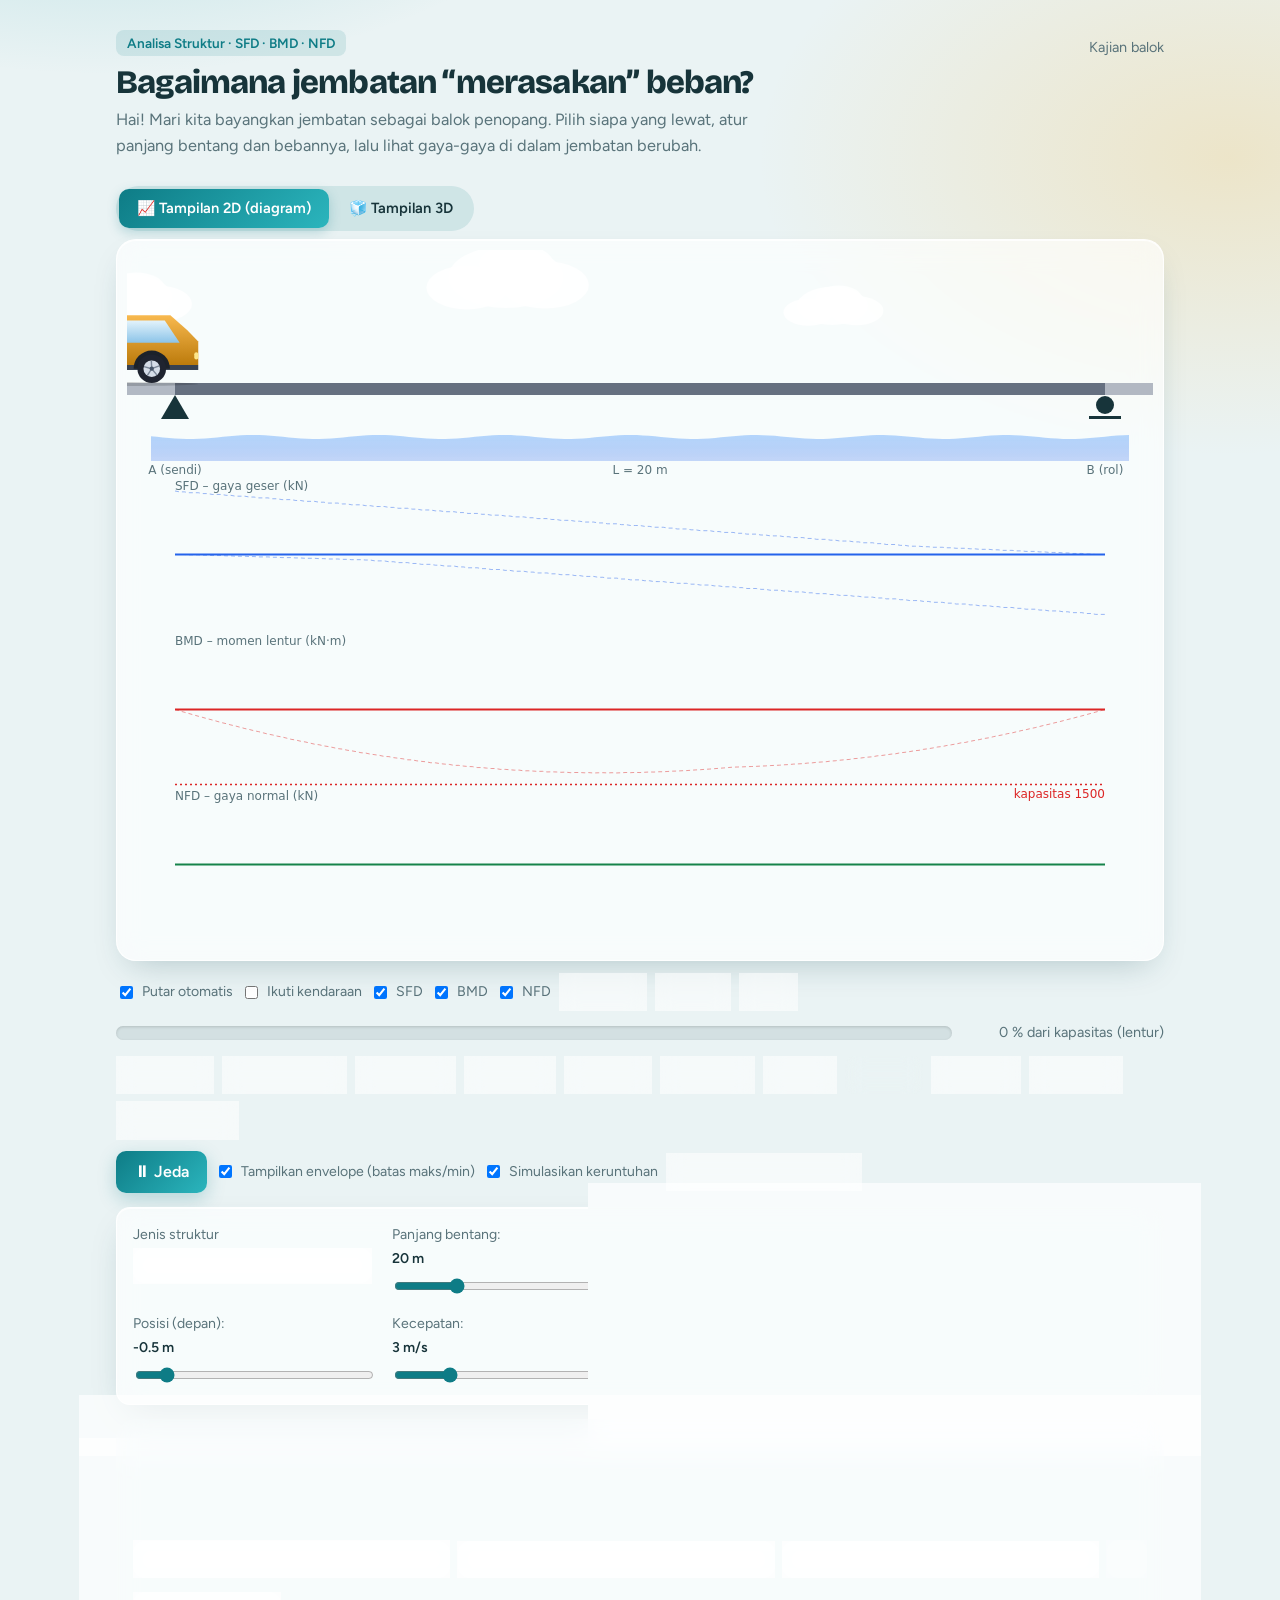
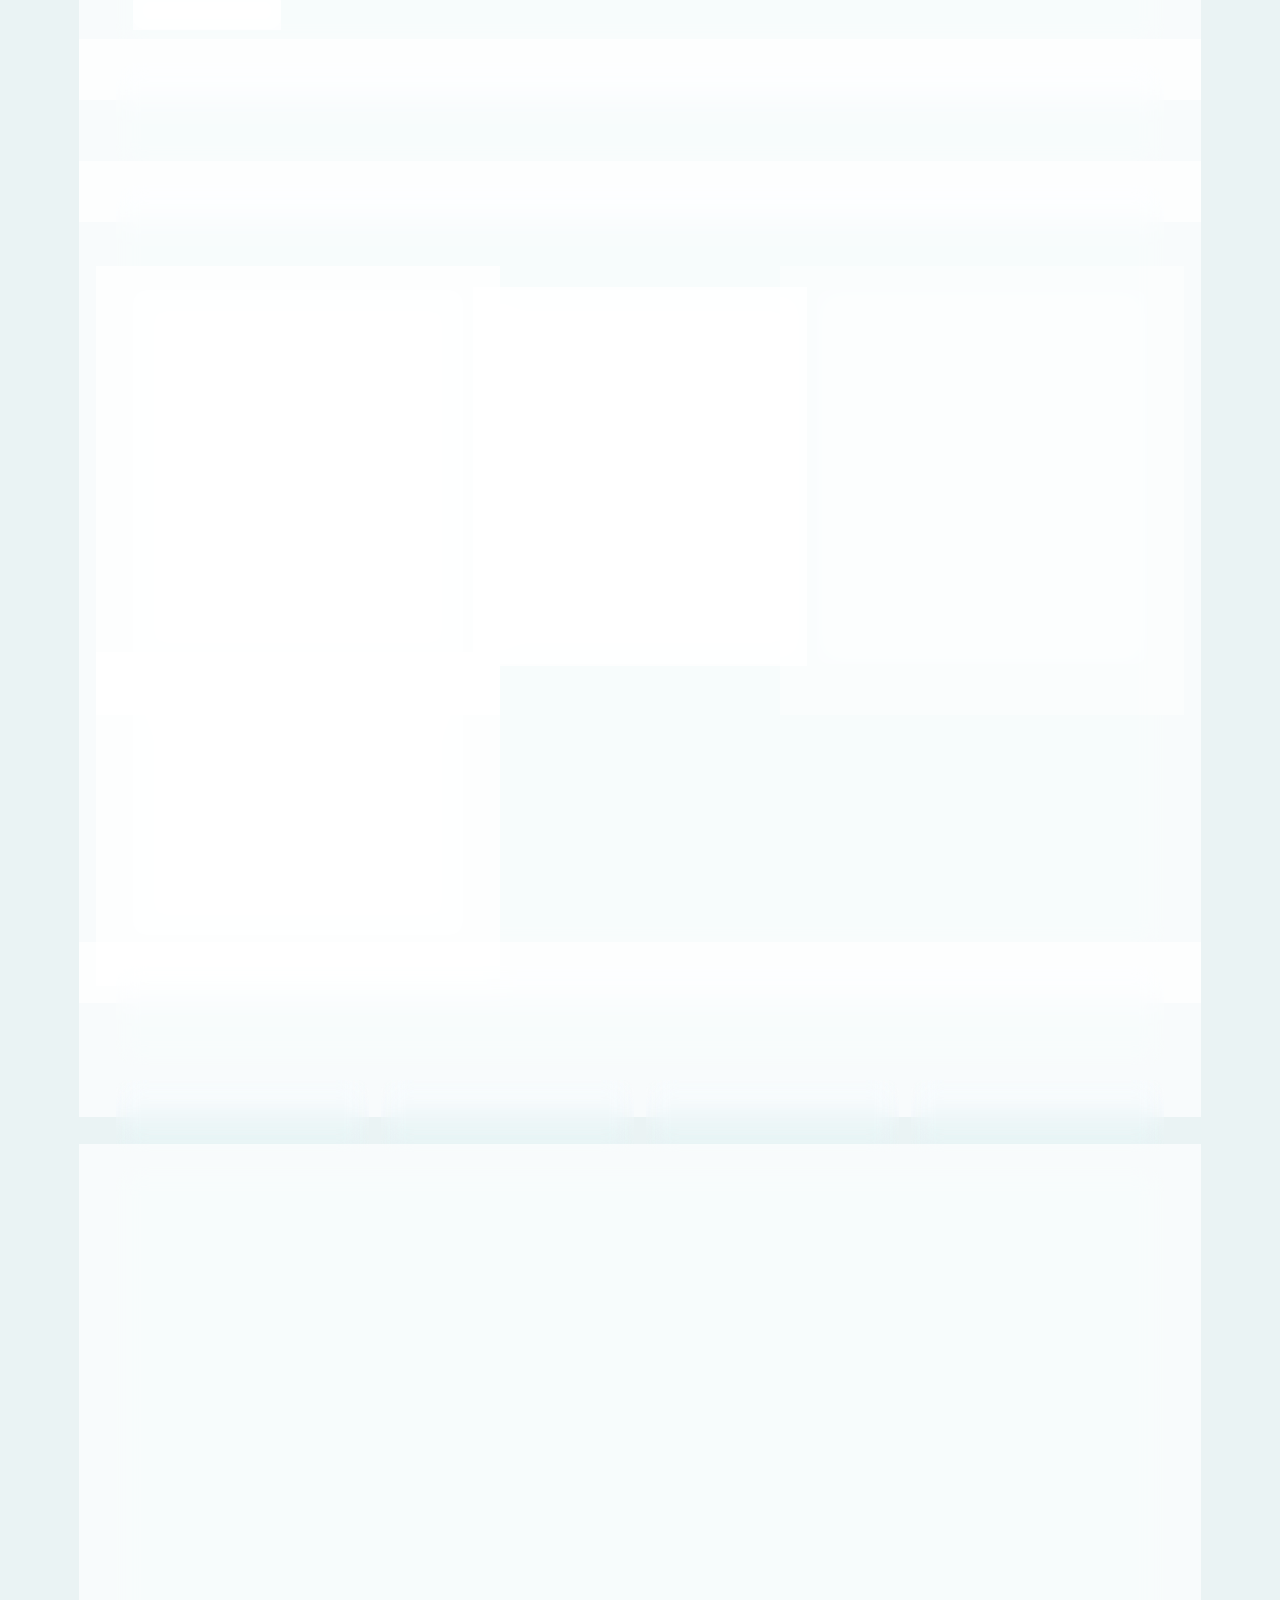
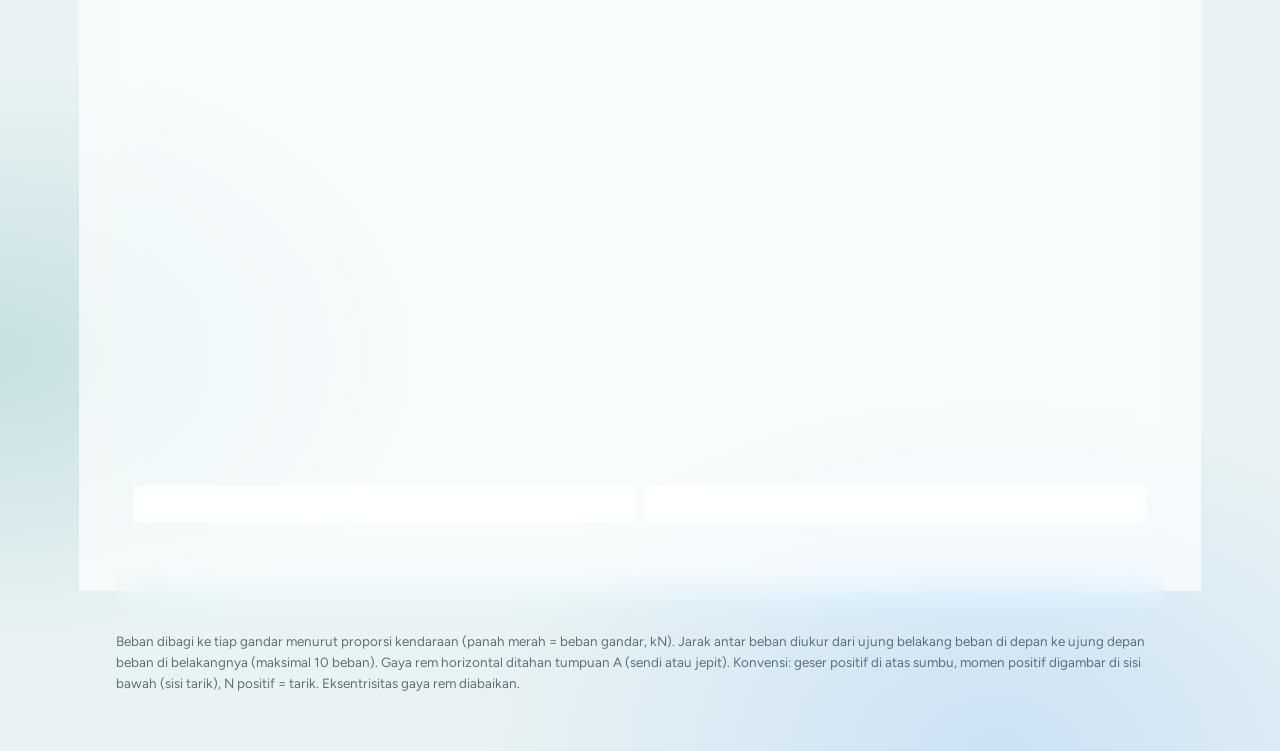
<file: balok.html>
<!DOCTYPE html>
<html lang="id">
<head>
<meta charset="utf-8">
<meta name="viewport" content="width=device-width, initial-scale=1, viewport-fit=cover">
<title>Jembatan: Memahami SFD, BMD &amp; NFD</title>
<link rel="stylesheet" href="style.css"><link rel="stylesheet" href="tema.css">
<script src="auth.js"></script>
</head>
<body>
<main>
<header class="top"><div class="ttl"><span class="badge">Analisa Struktur · SFD · BMD · NFD</span><h1>Bagaimana jembatan “merasakan” beban?</h1></div><div class="who"><span>Kajian balok</span></div></header>
<p class="sub">Hai! Mari kita bayangkan jembatan sebagai balok penopang. Pilih siapa yang lewat, atur panjang bentang dan bebannya, lalu lihat gaya-gaya di dalam jembatan berubah.</p>

<div class="alert" id="alert" role="alert" hidden><span id="atext"></span><button id="rebuild">↺ Bangun ulang jembatan</button></div>
<div class="tabs"><button class="chip on" id="tab2d">📈 Tampilan 2D (diagram)</button><button class="chip" id="tab3d">🧊 Tampilan 3D</button></div>
<div class="card" id="card2d"><canvas id="cv"></canvas></div>
<div class="card" id="card3d" hidden><canvas id="cv3" aria-label="Visualisasi 3D jembatan"></canvas></div>
<div class="row" id="opt3" hidden>
  <label class="chk"><input type="checkbox" id="o3auto" checked> Putar otomatis</label>
  <label class="chk"><input type="checkbox" id="o3follow"> Ikuti kendaraan</label>
  <label class="chk"><input type="checkbox" id="o3sfd" checked> SFD</label>
  <label class="chk"><input type="checkbox" id="o3bmd" checked> BMD</label>
  <label class="chk"><input type="checkbox" id="o3nfd" checked> NFD</label>
  <button class="chip" data-cam="0">Samping</button><button class="chip" data-cam="1">Serong</button><button class="chip" data-cam="2">Atas</button>
</div>
<p class="note" id="hint3" hidden style="margin-top:6px">Geser untuk memutar, scroll atau cubit untuk zoom. Warna badan jembatan berubah dari abu-abu ke kuning lalu merah saat mendekati kapasitas.</p>
<div class="gauge"><div class="gbar"><i id="bar"></i></div><span id="gtext"></span></div>
<div class="row" id="veh"></div>
<div class="row">
  <button id="play">⏸ Jeda</button>
  <label class="chk"><input type="checkbox" id="env" checked> Tampilkan envelope (batas maks/min)</label>
  <label class="chk"><input type="checkbox" id="col" checked> Simulasikan keruntuhan</label>
  <button class="chip" id="mixb">🚦 Preset arus campuran</button>
</div>

<div class="ctrl">
  <label>Jenis struktur<select id="stype" aria-label="Jenis struktur"><option value="ss">Balok sederhana (sendi–rol)</option><option value="cant">Kantilever (jepit–bebas)</option></select></label>
  <label>Panjang bentang: <b id="lv"></b><input type="range" id="L" min="5" max="65" step="1" value="20"></label>
  
  
  
  <label>Kapasitas momen jembatan: <b id="cmv"></b><input type="range" id="cm" min="50" max="8000" step="10" value="1500"></label>
  <label>Kapasitas geser jembatan: <b id="cvv"></b><input type="range" id="cs" min="20" max="2000" step="10" value="350"></label>
  <label>Posisi (depan): <b id="pv"></b><input type="range" id="pos" step="0.05"></label>
  <label>Kecepatan: <b id="sv"></b><input type="range" id="spd" min="0.5" max="12" step="0.5" value="3"></label>
  <label>Gaya rem (% beban): <b id="mv"></b><input type="range" id="mu" min="0" max="40" step="1" value="0"></label>
</div>

<div class="card" id="edcard" style="margin-top:14px"><h2>Atur bebanmu</h2><p>Setiap baris adalah satu beban yang lewat berurutan (baris paling atas berada paling depan). Ubah jenis, berat, dan jaraknya, atau tambah beban sebanyak yang kamu mau.</p><div id="rows"></div><div class="row"><select id="addsel" aria-label="Jenis beban"></select><button id="add">+ Tambah beban</button></div></div>

<div class="card story"><h2>Cerita saat ini</h2><p id="story"></p></div>

<details class="card theory" id="theory" open><summary>Dasar teori &amp; rumus ringkas (sesuai catatan Analisa Struktur)</summary>
<p class="note" style="margin-top:6px">Urutan kerja yang dipakai di catatan kuliah: <b>reaksi tumpuan → kontrol ΣV → gaya lintang → momen → momen maksimum di titik V = 0 → gambar SFD, BMD, NFD</b>. Blok yang sedang dipakai aplikasi ditandai “● aktif”.</p>
<div class="thgrid">
<div class="th"><h3>1. Syarat keseimbangan</h3>
<div class="fx">ΣH = 0 → tidak bergerak horizontal<br>ΣV = 0 → tidak bergerak vertikal<br>ΣM = 0 → tidak berputar</div>
<p>Reaksi tumpuan: <b>rol</b> 1 reaksi (vertikal), <b>sendi</b> 2 reaksi (V dan H), <b>jepit</b> 3 reaksi (V, H, dan momen M). Statis tertentu bila <b>3n + r = 3j</b> (n batang, r reaksi, j titik kumpul). Balok sederhana: 3·1 + 3 = 3·2 → 6 = 6 ✓.</p></div>
<div class="th" id="th-ss"><h3>2. Balok sederhana (sendi–rol) <span class="tag">● aktif</span></h3>
<div class="fx">ΣM<sub>B</sub> = 0 → R<sub>A</sub> = ΣP·(L − x<sub>i</sub>)/L<br>ΣM<sub>A</sub> = 0 → R<sub>B</sub> = ΣP·x<sub>i</sub>/L<br>Kontrol ΣV = 0 → R<sub>A</sub> + R<sub>B</sub> = ΣP<br>V(x) = R<sub>A</sub> − ΣP di kiri x<br>M(x) = R<sub>A</sub>·x − ΣP·(x − x<sub>i</sub>)</div>
<p>Satu beban P di jarak a dari A (b = L − a): R<sub>A</sub> = P·b/L, M<sub>maks</sub> = R<sub>A</sub>·a = P·a·b/L (di tengah: P·L/4). V tepat sebelum beban = R<sub>A</sub> (D<sub>E1</sub>), tepat sesudahnya R<sub>A</sub> − P (D<sub>E2</sub>). Momen maksimum ada di titik V berubah tanda (dM/dx = V = 0). Beban merata q: R = qL/2, M<sub>maks</sub> = qL²/8 di x = R<sub>A</sub>/q (kerumunan di aplikasi ini pendekatannya).</p></div>
<div class="th" id="th-ct"><h3>3. Kantilever / konsol (jepit–bebas) <span class="tag">● aktif</span></h3>
<div class="fx">ΣV = 0 → R<sub>A</sub> = ΣP<br>ΣM<sub>A</sub> = 0 → M<sub>A</sub> = −ΣP·x<sub>i</sub><br>V(x) = ΣP di kanan x<br>M(x) = −ΣP·(x<sub>i</sub> − x)</div>
<p>Momen terbesar ada di jepitan A (tanda negatif: serat atas tertarik). Contoh catatan: F<sub>1</sub> = 475 di 2,25 m dan F<sub>2</sub> = 390 di 4,75 m → R<sub>A</sub> = 865, M<sub>A</sub> = −2921,25.</p></div>
<div class="th"><h3>4. Gaya normal &amp; konvensi tanda</h3>
<div class="fx">N = gaya searah sumbu balok<br>Gaya miring F: F<sub>x</sub> = F·cos α, F<sub>y</sub> = F·sin α<br>Gaya rem: H<sub>A</sub> = μ·ΣP, N(x) = μ·ΣP di kanan x</div>
<p>Pada catatan, beban miring diuraikan dulu: F·sin α masuk hitungan V dan M, F·cos α menjadi gaya normal. Di aplikasi, N positif = tarik, geser positif digambar di atas sumbu, momen positif digambar di sisi bawah (sisi tarik).</p></div>
</div></details>

<details class="card" id="stepcard" open><summary>Langkah hitung (diperbarui langsung)</summary><div id="steps"></div></details>

<div class="stats">
  <div class="stat"><small>Geser maks (+)</small><span id="s1">–</span></div>
  <div class="stat"><small>Geser min (−)</small><span id="s2">–</span></div>
  <div class="stat"><small>Momen maks</small><span id="s3">–</span></div>
  <div class="stat"><small>Gaya normal (tarik)</small><span id="s4">–</span></div>
</div>

<details class="card" open><summary>Verifikasi dengan hitungan manual</summary>
<p class="note" style="margin-top:6px">Kasus baku dihitung dengan rumus buku teks, lalu dibandingkan dengan hasil mesin hitung aplikasi ini. Kamu juga bisa mengujinya sendiri di bawah.</p>
<div id="verify"></div>
<div class="vcheck"><label>Uji sendiri: beban P (kN)<input type="number" id="vp" value="100" min="0" step="any"></label><label>Posisi dari A, a (m)<input type="number" id="va" value="5" min="0" step="any"></label></div></details>

<details class="card"><summary>Apa itu SFD, BMD, dan NFD?</summary>
<p><b>SFD</b> (gaya geser): seberapa kuat jembatan “digunting” di setiap titik oleh beban dan tumpuan.</p>
<p><b>BMD</b> (momen lentur): seberapa besar jembatan ingin melengkung. Makin besar, makin menuntut penampang yang kuat.</p>
<p><b>NFD</b> (gaya normal): gaya yang menarik atau menekan sepanjang jembatan, misalnya saat kendaraan mengerem.</p>
<p><b>Rumus dasar.</b> Balok sederhana: R<sub>A</sub> = ΣP·(L − x)/L; V(x) = R<sub>A</sub> − ΣP di kiri x; M(x) = R<sub>A</sub>·x − ΣP·(x − x<sub>i</sub>); momen maksimum terjadi di titik V berubah tanda. Kantilever: V(x) = ΣP di kanan x; M(x) = −ΣP·(x<sub>i</sub> − x).</p></details>

<p class="note">Beban dibagi ke tiap gandar menurut proporsi kendaraan (panah merah = beban gandar, kN). Jarak antar beban diukur dari ujung belakang beban di depan ke ujung depan beban di belakangnya (maksimal 10 beban). Gaya rem horizontal ditahan tumpuan A (sendi atau jepit). Konvensi: geser positif di atas sumbu, momen positif digambar di sisi bawah (sisi tarik), N positif = tarik. Eksentrisitas gaya rem diabaikan.</p>
</main>

<script src="app.js"></script>
<script src="view3d.js"></script>
<script src="tema.js"></script></body>
</html>
</file>
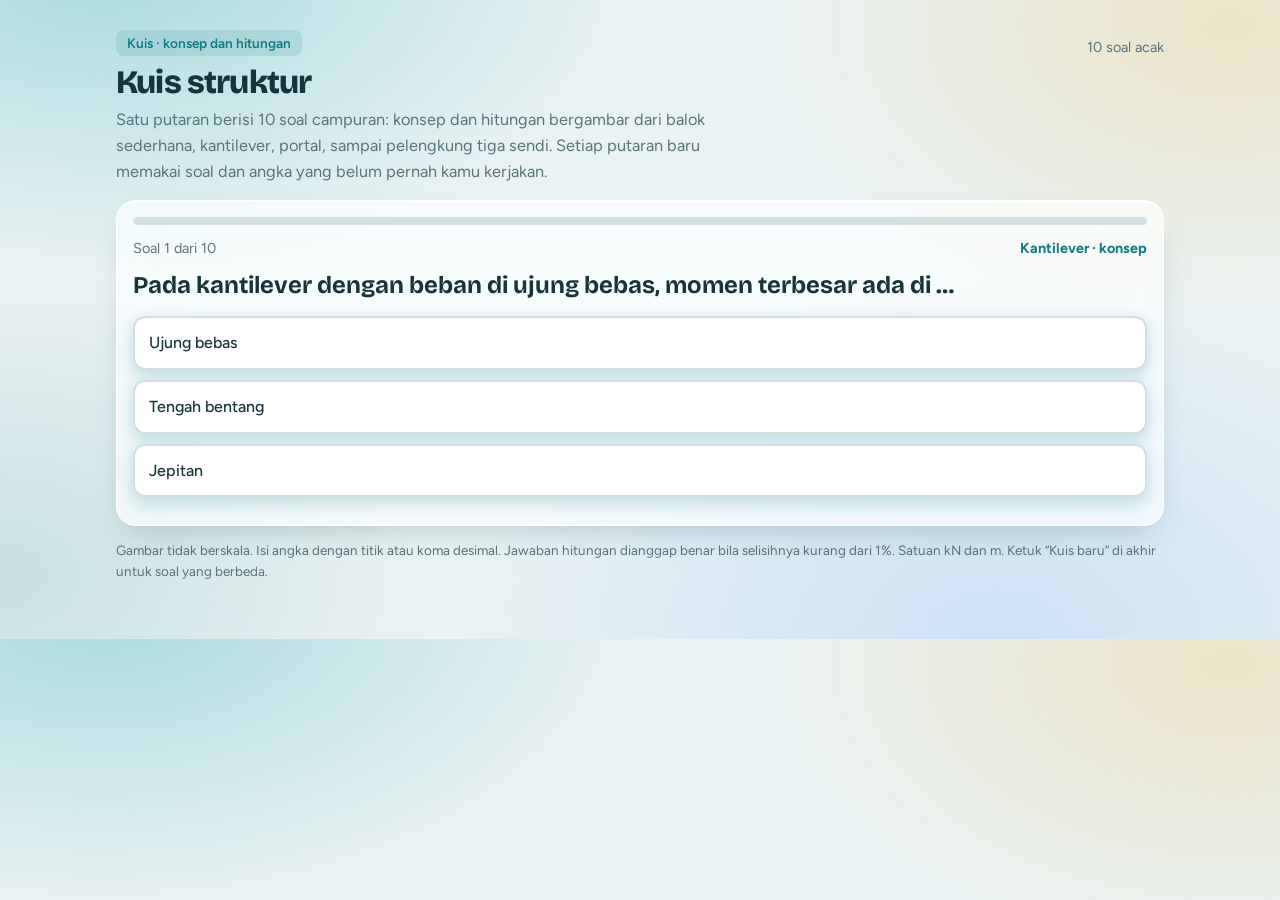
<file: latihan.html>
<!DOCTYPE html>
<html lang="id">
<head>
<meta charset="utf-8">
<meta name="viewport" content="width=device-width, initial-scale=1, viewport-fit=cover">
<title>Kuis</title>
<link rel="stylesheet" href="style.css"><link rel="stylesheet" href="tema.css">
<script src="auth.js"></script>
<style>
.opts{display:grid;gap:10px;margin-top:12px}
.opts button{text-align:left;background:var(--card);color:var(--fg);border:2px solid var(--line);border-radius:12px;padding:12px 14px;font-weight:500;min-height:46px}
.opts button:hover:not(:disabled){border-color:var(--acc)}
.opts .ok{border-color:var(--n)!important;background:color-mix(in srgb,var(--n) 14%,var(--card))!important}
.opts .bad{border-color:var(--m)!important;background:color-mix(in srgb,var(--m) 12%,var(--card))!important}
.meta{display:flex;justify-content:space-between;gap:10px;flex-wrap:wrap;color:var(--muted);font-size:.9rem;margin-bottom:6px}
.tag2{font-weight:700;color:var(--acc)}
.pbar{height:8px;border-radius:99px;background:var(--line);overflow:hidden;margin-bottom:12px}.pbar i{display:block;height:100%;background:var(--acc);transition:width .3s}
.fig{background:var(--card);border:1px solid var(--line);border-radius:12px;padding:8px;margin:10px 0}.fig svg{width:100%;max-width:520px;display:block;margin:0 auto}
.fig small{display:block;text-align:center;color:var(--muted);font-size:.78rem}
.ans{display:grid;grid-template-columns:1fr;gap:12px;margin:12px 0;max-width:440px}
.ans label{gap:6px}.ans label span{display:block}.ans input[type=text]{font:inherit;padding:10px 12px;border:1.5px solid var(--line);border-radius:10px;background:var(--card);color:var(--fg);width:100%}
.ans input:focus{outline:none;border-color:var(--acc);box-shadow:0 0 0 3px var(--glow)}
.ans label{color:var(--fg);font-weight:600}
.res{font-size:.9rem;font-weight:700;min-height:1.3em}.res.ok{color:var(--n)}.res.bad{color:var(--m)}
.sol{background:color-mix(in srgb,var(--acc) 7%,var(--card));border-left:4px solid var(--acc);border-radius:10px;padding:10px 14px;margin-top:12px}.sol p{margin:4px 0}
.sum{width:100%;border-collapse:collapse;margin-top:10px;font-size:.92rem}.sum td{padding:6px 8px;border-bottom:1px solid var(--line)}
</style>
</head>
<body>
<main>
<header class="top"><div class="ttl"><span class="badge">Kuis · konsep dan hitungan</span><h1>Kuis struktur</h1></div><div class="who"><span>10 soal acak</span></div></header>
<p class="sub">Satu putaran berisi 10 soal campuran: konsep dan hitungan bergambar dari balok sederhana, kantilever, portal, sampai pelengkung tiga sendi. Setiap putaran baru memakai soal dan angka yang belum pernah kamu kerjakan.</p>
<div class="card" id="box"></div>
<p class="note">Gambar tidak berskala. Isi angka dengan titik atau koma desimal. Jawaban hitungan dianggap benar bila selisihnya kurang dari 1%. Satuan kN dan m. Ketuk “Kuis baru” di akhir untuk soal yang berbeda.</p>
</main>
<script>
const $=i=>document.getElementById(i),fm=n=>(Math.abs(n)<1e-9?0:n).toFixed(2).replace(".",",");
const rnd=(a,b)=>a+Math.floor(Math.random()*(b-a+1)),pick=a=>a[rnd(0,a.length-1)],shuf=a=>{a=a.slice();for(let i=a.length-1;i>0;i--){const j=rnd(0,i);[a[i],a[j]]=[a[j],a[i]]}return a};
// ---- riwayat soal agar tidak berulang ----
let seen={m:[],c:[]};try{seen=JSON.parse(localStorage.getItem("anstru_kuis")||"")||seen}catch(e){}
const saveSeen=()=>{try{localStorage.setItem("anstru_kuis",JSON.stringify(seen))}catch(e){}};
// ---- gambar ----
const t=(x,y,s,a="middle")=>'<text x="'+x+'" y="'+y+'" font-size="12" fill="var(--fg)" text-anchor="'+a+'">'+s+'</text>';
const ln=(a,b,c,d,col="var(--fg)",w=2)=>'<line x1="'+a+'" y1="'+b+'" x2="'+c+'" y2="'+d+'" stroke="'+col+'" stroke-width="'+w+'"/>';
const ar=(x,y1,y2,c="var(--m)")=>ln(x,y1,x,y2,c,2.5)+'<path d="M'+(x-5)+' '+(y2-8)+' L'+x+' '+y2+' L'+(x+5)+' '+(y2-8)+'" fill="none" stroke="'+c+'" stroke-width="2.5"/>';
const har=(x1,x2,y,c="var(--m)")=>ln(x1,y,x2,y,c,2.5)+'<path d="M'+(x2-8)+' '+(y-5)+' L'+x2+' '+y+' L'+(x2-8)+' '+(y+5)+'" fill="none" stroke="'+c+'" stroke-width="2.5"/>';
const tri=(x,y)=>'<path d="M'+x+' '+y+' l-9 16 h18z" fill="var(--card)" stroke="var(--fg)" stroke-width="2"/>';
const rol=(x,y)=>tri(x,y)+'<circle cx="'+(x-4)+'" cy="'+(y+20)+'" r="2.5" fill="var(--fg)"/><circle cx="'+(x+4)+'" cy="'+(y+20)+'" r="2.5" fill="var(--fg)"/>';
const dim=(a,b,y,s)=>ln(a,y,b,y,"var(--muted)",1.2)+ln(a,y-4,a,y+4,"var(--muted)",1.2)+ln(b,y-4,b,y+4,"var(--muted)",1.2)+t((a+b)/2,y-4,s);
const svg=s=>'<div class="fig"><svg viewBox="0 0 360 170" role="img" aria-label="Gambar soal">'+s+'</svg><small>gambar tidak berskala</small></div>';
const qarrows=(x1,x2,y1,y2,n,lab)=>{let s="";for(let i=0;i<=n;i++)s+=ar(x1+(x2-x1)*i/n,y1,y2);return s+t((x1+x2)/2,y1-6,lab)};
// ---- generator soal hitungan ----
const G={
ss(){const L=pick([6,8,10,12]),a=rnd(1,L-1),P=20+5*rnd(0,16),RA=P*(L-a)/L,RB=P*a/L,xa=40+a/L*280;
 return{key:"ss|"+L+"|"+a+"|"+P,tag:"Balok sederhana",fig:svg(ln(40,70,320,70,"var(--fg)",6)+tri(40,76)+rol(320,76)+ar(xa,20,64)+t(xa,14,"P = "+P+" kN")+t(40,114,"A")+t(320,114,"B")+dim(40,xa,132,"a = "+a+" m")+dim(40,320,156,"L = "+L+" m")),
 p:"Balok sederhana sendi–rol dengan beban terpusat. Hitung reaksi tumpuan dan momen di bawah beban.",f:[["R<sub>A</sub> (kN)",RA],["R<sub>B</sub> (kN)",RB],["M di bawah beban (kN·m)",RA*a]],
 s:["ΣM<sub>B</sub> = 0 → R<sub>A</sub> = P(L − a)/L = "+P+"·"+(L-a)+"/"+L+" = <b>"+fm(RA)+" kN</b>","ΣV = 0 → R<sub>B</sub> = P − R<sub>A</sub> = <b>"+fm(RB)+" kN</b>","M = R<sub>A</sub>·a = "+fm(RA)+"·"+a+" = <b>"+fm(RA*a)+" kN·m</b>"]}},
ssq(){const L=pick([4,6,8,10]),q=pick([5,10,12,15,20]),RA=q*L/2,M=q*L*L/8;
 return{key:"ssq|"+L+"|"+q,tag:"Balok sederhana",fig:svg(qarrows(40,320,34,66,8,"q = "+q+" kN/m")+ln(40,70,320,70,"var(--fg)",6)+tri(40,76)+rol(320,76)+t(40,114,"A")+t(320,114,"B")+dim(40,320,148,"L = "+L+" m")),
 p:"Balok sederhana dengan beban merata penuh. Hitung reaksi tumpuan (R<sub>A</sub> = R<sub>B</sub>) dan momen maksimum.",f:[["R<sub>A</sub> = R<sub>B</sub> (kN)",RA],["M maks (kN·m)",M]],
 s:["Beban total = qL = "+q+"·"+L+" = "+fm(q*L)+" kN, dibagi dua tumpuan: R<sub>A</sub> = R<sub>B</sub> = qL/2 = <b>"+fm(RA)+" kN</b>","Momen maksimum di tengah: M = qL²/8 = "+q+"·"+L+"²/8 = <b>"+fm(M)+" kN·m</b>"]}},
ct(){const L=pick([4,5,6]),x1=rnd(1,L-2),x2=rnd(x1+1,L),P1=10+5*rnd(0,10),P2=10+5*rnd(0,10),RA=P1+P2,MA=P1*x1+P2*x2,X1=40+x1/L*280,X2=40+x2/L*280;
 return{key:"ct|"+L+"|"+x1+"|"+x2+"|"+P1+"|"+P2,tag:"Kantilever",fig:svg('<rect x="28" y="40" width="12" height="60" fill="var(--muted)"/>'+ln(40,70,320,70,"var(--fg)",6)+ar(X1,20,64)+t(X1,14,"P₁ = "+P1+" kN")+ar(X2,30,64)+t(X2-(x2===L?24:0),24,"P₂ = "+P2+" kN")+t(34,120,"A")+dim(40,X1,134,"x₁ = "+x1+" m")+dim(40,X2,158,"x₂ = "+x2+" m")),
 p:"Kantilever jepit–bebas dengan dua beban terpusat. Hitung reaksi vertikal dan besar momen di jepitan.",f:[["R<sub>A</sub> (kN)",RA],["|M<sub>A</sub>| (kN·m)",MA]],
 s:["ΣV = 0 → R<sub>A</sub> = P₁ + P₂ = <b>"+fm(RA)+" kN</b>","ΣM<sub>A</sub> = 0 → |M<sub>A</sub>| = P₁x₁ + P₂x₂ = "+P1+"·"+x1+" + "+P2+"·"+x2+" = <b>"+fm(MA)+" kN·m</b>","Momen jepit bertanda negatif (serat atas tertarik)."]}},
pt(){let L,h,q,F,z,By,Ay;do{L=pick([4,6,8]);h=pick([3,4,5]);q=pick([5,10,15]);F=pick([10,20,30]);z=rnd(1,h);By=(q*L*L/2+F*z)/L;Ay=q*L-By}while(Ay<2);
 const zy=120-z/h*70;
 return{key:"pt|"+[L,h,q,F,z].join("|"),tag:"Portal",fig:svg(qarrows(80,260,16,46,7,"q = "+q+" kN/m")+'<path d="M80 120 V50 H260 V120" fill="none" stroke="var(--fg)" stroke-width="6" stroke-linejoin="round"/>'+tri(80,124)+rol(260,124)+har(24,76,zy)+t(40,zy-8,"F = "+F+" kN")+t(80,160,"A")+t(260,160,"B")+t(312,90,"h = "+h+" m")+t(312,104,"z = "+z+" m")+dim(80,260,168,"L = "+L+" m")),
 p:"Portal sendi–rol dengan beban merata di balok atas dan gaya horizontal F pada kolom kiri (setinggi z dari A). Hitung reaksi vertikal dan momen di sambungan kiri atas.",f:[["V<sub>B</sub> (kN)",By],["V<sub>A</sub> (kN)",Ay],["M sambungan kiri (kN·m)",F*z]],
 s:["ΣM<sub>A</sub> = 0 → V<sub>B</sub>·L = qL²/2 + F·z → V<sub>B</sub> = ("+fm(q*L*L/2)+" + "+F*z+")/"+L+" = <b>"+fm(By)+" kN</b>","ΣV = 0 → V<sub>A</sub> = qL − V<sub>B</sub> = "+fm(q*L)+" − "+fm(By)+" = <b>"+fm(Ay)+" kN</b>","Momen di sambungan kiri (kolom kiri) = F·z = <b>"+fm(F*z)+" kN·m</b>","ΣH = 0 → H<sub>A</sub> = −F; rol B tidak menahan gaya horizontal."]}},
arq(){const L=pick([8,10,12,16]),f=pick([3,4,5,6]),q=pick([5,10,15,20]),VA=q*L/2,H=q*L*L/(8*f);
 let s="";for(let i=0;i<=6;i++){const x=60+240*i/6,tt=i/6,y=(1-tt)**2*120+2*tt*(1-tt)*(-20)+tt*tt*120;s+=ar(x,8,y-4)}
 return{key:"arq|"+L+"|"+f+"|"+q,tag:"Pelengkung tiga sendi",fig:svg(s+t(180,2,"")+'<path d="M60 120 Q180 -20 300 120" fill="none" stroke="var(--fg)" stroke-width="6"/><circle cx="180" cy="50" r="5" fill="var(--card)" stroke="var(--fg)" stroke-width="2"/>'+t(180,34,"C")+t(234,26,"q = "+q+" kN/m")+tri(60,122)+tri(300,122)+t(60,158,"A")+t(300,158,"B")+t(330,60,"f = "+f+" m")+dim(60,300,168,"L = "+L+" m")),
 p:"Pelengkung tiga sendi (sendi A, B, dan puncak C) dengan beban merata penuh. Hitung reaksi vertikal V<sub>A</sub> dan gaya horizontal H.",f:[["V<sub>A</sub> (kN)",VA],["H (kN)",H]],
 s:["Simetris: V<sub>A</sub> = V<sub>B</sub> = qL/2 = <b>"+fm(VA)+" kN</b>","M<sub>C</sub> = 0 (sendi): V<sub>A</sub>·L/2 − qL²/8 − H·f = 0","H = (V<sub>A</sub>L/2 − qL²/8)/f = "+fm(VA*L/2)+" − "+fm(q*L*L/8)+" lalu dibagi "+f+" = <b>"+fm(H)+" kN</b>"]}},
arp(){const L=pick([8,12,16]),f=pick([3,4,5,6]),P=pick([20,30,40,60,80]),a=pick([L/4,L/2]),VA=P*(L-a)/L,VB=P*a/L,H=(VA*L/2-P*(L/2-a))/f,xa=60+a/L*240,tt=a/L,ya=(1-tt)**2*120+2*tt*(1-tt)*(-20)+tt*tt*120;
 return{key:"arp|"+[L,f,P,a].join("|"),tag:"Pelengkung tiga sendi",fig:svg('<path d="M60 120 Q180 -20 300 120" fill="none" stroke="var(--fg)" stroke-width="6"/><circle cx="180" cy="50" r="5" fill="var(--card)" stroke="var(--fg)" stroke-width="2"/>'+t(180,70,"C")+ar(xa,ya-52,ya-4)+t(xa,ya-58,"P = "+P+" kN")+tri(60,122)+tri(300,122)+t(60,158,"A")+t(300,158,"B")+t(330,60,"f = "+f+" m")+dim(60,xa,148,"a = "+a+" m")+dim(60,300,168,"L = "+L+" m")),
 p:"Pelengkung tiga sendi dengan satu beban terpusat P pada jarak a dari A. Hitung V<sub>A</sub>, V<sub>B</sub>, dan gaya horizontal H.",f:[["V<sub>A</sub> (kN)",VA],["V<sub>B</sub> (kN)",VB],["H (kN)",H]],
 s:["ΣM<sub>B</sub> = 0 → V<sub>A</sub> = P(L − a)/L = <b>"+fm(VA)+" kN</b>; V<sub>B</sub> = P − V<sub>A</sub> = <b>"+fm(VB)+" kN</b>","M<sub>C</sub> = 0 (tinjau bagian kiri): V<sub>A</sub>·L/2 − P·(L/2 − a) − H·f = 0","H = ("+fm(VA*L/2)+" − "+fm(P*(L/2-a))+")/"+f+" = <b>"+fm(H)+" kN</b>"]}}};
// ---- bank soal konsep ----
const BANK=[
["SFD adalah diagram untuk …",["Gaya geser","Momen lentur","Gaya normal"],0,"SFD (shear force diagram) = gaya geser. Momen lentur adalah BMD, gaya normal NFD.","Konsep"],
["Balok sederhana bentang L, satu beban P di tengah. Momen maksimumnya …",["P·L/2","P·L/4","P·L/8"],1,"R_A = P/2, sehingga M tengah = (P/2)(L/2) = P·L/4.","Balok"],
["Tumpuan rol menahan berapa reaksi?",["Satu reaksi vertikal","Dua reaksi (V dan H)","Tiga reaksi (V, H, M)"],0,"Rol 1 reaksi, sendi 2 reaksi, jepit 3 reaksi.","Tumpuan"],
["Momen lentur maksimum terjadi saat gaya geser V …",["Maksimum","Sama dengan nol (berubah tanda)","Sama dengan R_B"],1,"Karena dM/dx = V, momen puncak saat V = 0.","Konsep"],
["Pada kantilever dengan beban di ujung bebas, momen terbesar ada di …",["Ujung bebas","Tengah bentang","Jepitan"],2,"Lengan momen terpanjang ada di jepitan; di ujung bebas M = 0.","Kantilever"],
["Balok sederhana beban merata q. Momen maksimumnya …",["q·L/2","q·L²/8","q·L²/4"],1,"Reaksi qL/2, momen maksimum di tengah qL²/8.","Balok"],
["Pada pelengkung tiga sendi, momen di sendi puncak C selalu …",["Maksimum","Sama dengan V_A","Nol"],2,"Sendi tidak menahan momen: M_C = 0, dipakai untuk mencari H.","Pelengkung"],
["Syarat keseimbangan struktur bidang adalah …",["ΣH = 0, ΣV = 0, ΣM = 0","ΣH = 0 saja","ΣV = ΣM"],0,"Tidak bergeser horizontal, tidak bergeser vertikal, tidak berputar.","Konsep"],
["Pada portal, sambungan kaku antara kolom dan balok akan …",["Meneruskan momen dari kolom ke balok","Membuat momen sama dengan nol","Hanya menahan gaya geser"],0,"Sudut sambungan tetap, sehingga momen berpindah utuh antar batang.","Portal"],
["Pelengkung tiga sendi dengan beban merata penuh dan bentuk parabola mengalami terutama …",["Momen lentur besar","Gaya tekan (momen ≈ 0)","Gaya tarik"],1,"Garis tekan berimpit dengan sumbu busur parabola, jadi momen ≈ 0.","Pelengkung"],
["Gaya horizontal H pada pelengkung tiga sendi dicari dari syarat …",["M_C = 0","V = 0 di tumpuan","N = 0"],0,"Sendi puncak tidak menahan momen: M_C = 0.","Pelengkung"],
["Pada balok sederhana, gaya rem kendaraan menimbulkan …",["Momen lentur saja","Gaya normal pada balok","Tidak ada pengaruh"],1,"Gaya rem searah sumbu balok, ditahan sendi A sehingga menjadi gaya normal.","Balok"],
["Reaksi jepit terdiri dari …",["V saja","V dan H","V, H, dan M"],2,"Jepit mengekang translasi dan rotasi: tiga reaksi.","Tumpuan"]];
// ---- putaran ----
let R=[],idx=0,res=[],checked=false;
function newRound(){
 let pool=BANK.map((_,i)=>i).filter(i=>!seen.m.includes(i));if(pool.length<4){seen.m=[];pool=BANK.map((_,i)=>i)}
 const ms=shuf(pool).slice(0,4);seen.m.push(...ms);
 const cs=shuf(Object.keys(G)).map(k=>{let p,n=0;do{p=G[k]();n++}while(seen.c.includes(p.key)&&n<40);seen.c.push(p.key);return{kind:"calc",...p}});
 if(seen.c.length>600)seen.c=seen.c.slice(-300);saveSeen();
 R=shuf(ms.map(i=>({kind:"mcq",i})).concat(cs));idx=0;res=[];render();
}
function render(){
 const b=$("box");checked=false;
 if(idx>=R.length){const sc=res.filter(r=>r.ok).length;
  b.innerHTML='<h2 style="margin:0">Skor kamu '+sc+' dari '+R.length+'</h2><p>'+(sc>=9?"Luar biasa. Coba putaran baru untuk soal yang berbeda.":sc>=6?"Cukup baik. Baca ulang pembahasan yang salah, lalu coba putaran baru.":"Jangan khawatir. Tinjau teori di tab struktur, lalu coba putaran baru.")+'</p><table class="sum">'+res.map((r,i)=>'<tr><td>'+(i+1)+'</td><td>'+r.tag+'</td><td>'+r.kind+'</td><td class="'+(r.ok?"ok":"bad")+'" style="font-weight:700;color:var(--'+(r.ok?"n":"m")+')">'+(r.ok?"Benar":"Salah")+'</td></tr>').join("")+'</table><div class="row"><button id="again">🔀 Kuis baru (soal acak baru)</button></div>';
  $("again").onclick=newRound;return}
 const q=R[idx],tag=q.kind==="mcq"?BANK[q.i][4]:q.tag;
 let h='<div class="pbar"><i style="width:'+(idx/R.length*100)+'%"></i></div><div class="meta"><span>Soal '+(idx+1)+' dari '+R.length+'</span><span class="tag2">'+tag+' · '+(q.kind==="mcq"?"konsep":"hitungan")+'</span></div>';
 if(q.kind==="mcq"){const d=BANK[q.i];h+='<h2 style="margin:0 0 4px">'+d[0]+'</h2><div class="opts">'+d[1].map((o,i)=>'<button data-i="'+i+'">'+o+'</button>').join("")+'</div><div class="sol" id="fb" hidden></div>';b.innerHTML=h+'<div class="row"><button id="nx" hidden>Lanjut</button></div>';
  b.querySelectorAll(".opts button").forEach(x=>x.onclick=()=>{const ok=+x.dataset.i===d[2];res.push({ok,tag:d[4],kind:"konsep"});
   b.querySelectorAll(".opts button").forEach((y,j)=>{y.disabled=true;if(j===d[2])y.classList.add("ok");else if(y===x)y.classList.add("bad")});
   $("fb").hidden=false;$("fb").innerHTML="<p><b>"+(ok?"Benar.":"Belum tepat.")+"</b> "+d[3]+"</p>";$("nx").hidden=false;$("nx").onclick=()=>{idx++;render()}});return}
 h+='<p style="margin:0">'+q.p+'</p>'+q.fig+'<div class="ans">'+q.f.map((f,i)=>'<div><label><span>'+f[0]+'</span><input type="text" inputmode="decimal" id="in'+i+'" autocomplete="off"></label><div class="res" id="rs'+i+'"></div></div>').join("")+'</div><div class="row"><button id="ck">Periksa jawaban</button><button id="nx" class="chip" hidden>Lanjut</button></div><div class="sol" id="fb" hidden></div>';
 b.innerHTML=h;
 $("ck").onclick=()=>{if(checked)return;let all=true;q.f.forEach((f,i)=>{const v=parseFloat($("in"+i).value.replace(",","."));const ok=isFinite(v)&&Math.abs(v-f[1])<=Math.max(.05,Math.abs(f[1])*.01);if(!ok)all=false;const r=$("rs"+i);r.className="res "+(ok?"ok":"bad");r.textContent=ok?"✓ Benar":"✗ Jawaban: "+fm(f[1])});
  checked=true;res.push({ok:all,tag:q.tag,kind:"hitungan"});$("ck").disabled=true;$("fb").hidden=false;$("fb").innerHTML=q.s.map(x=>"<p>"+x+"</p>").join("");$("nx").hidden=false;$("nx").onclick=()=>{idx++;render()}};
}
newRound();
</script>
<script src="tema.js"></script>
</body>
</html>
</file>
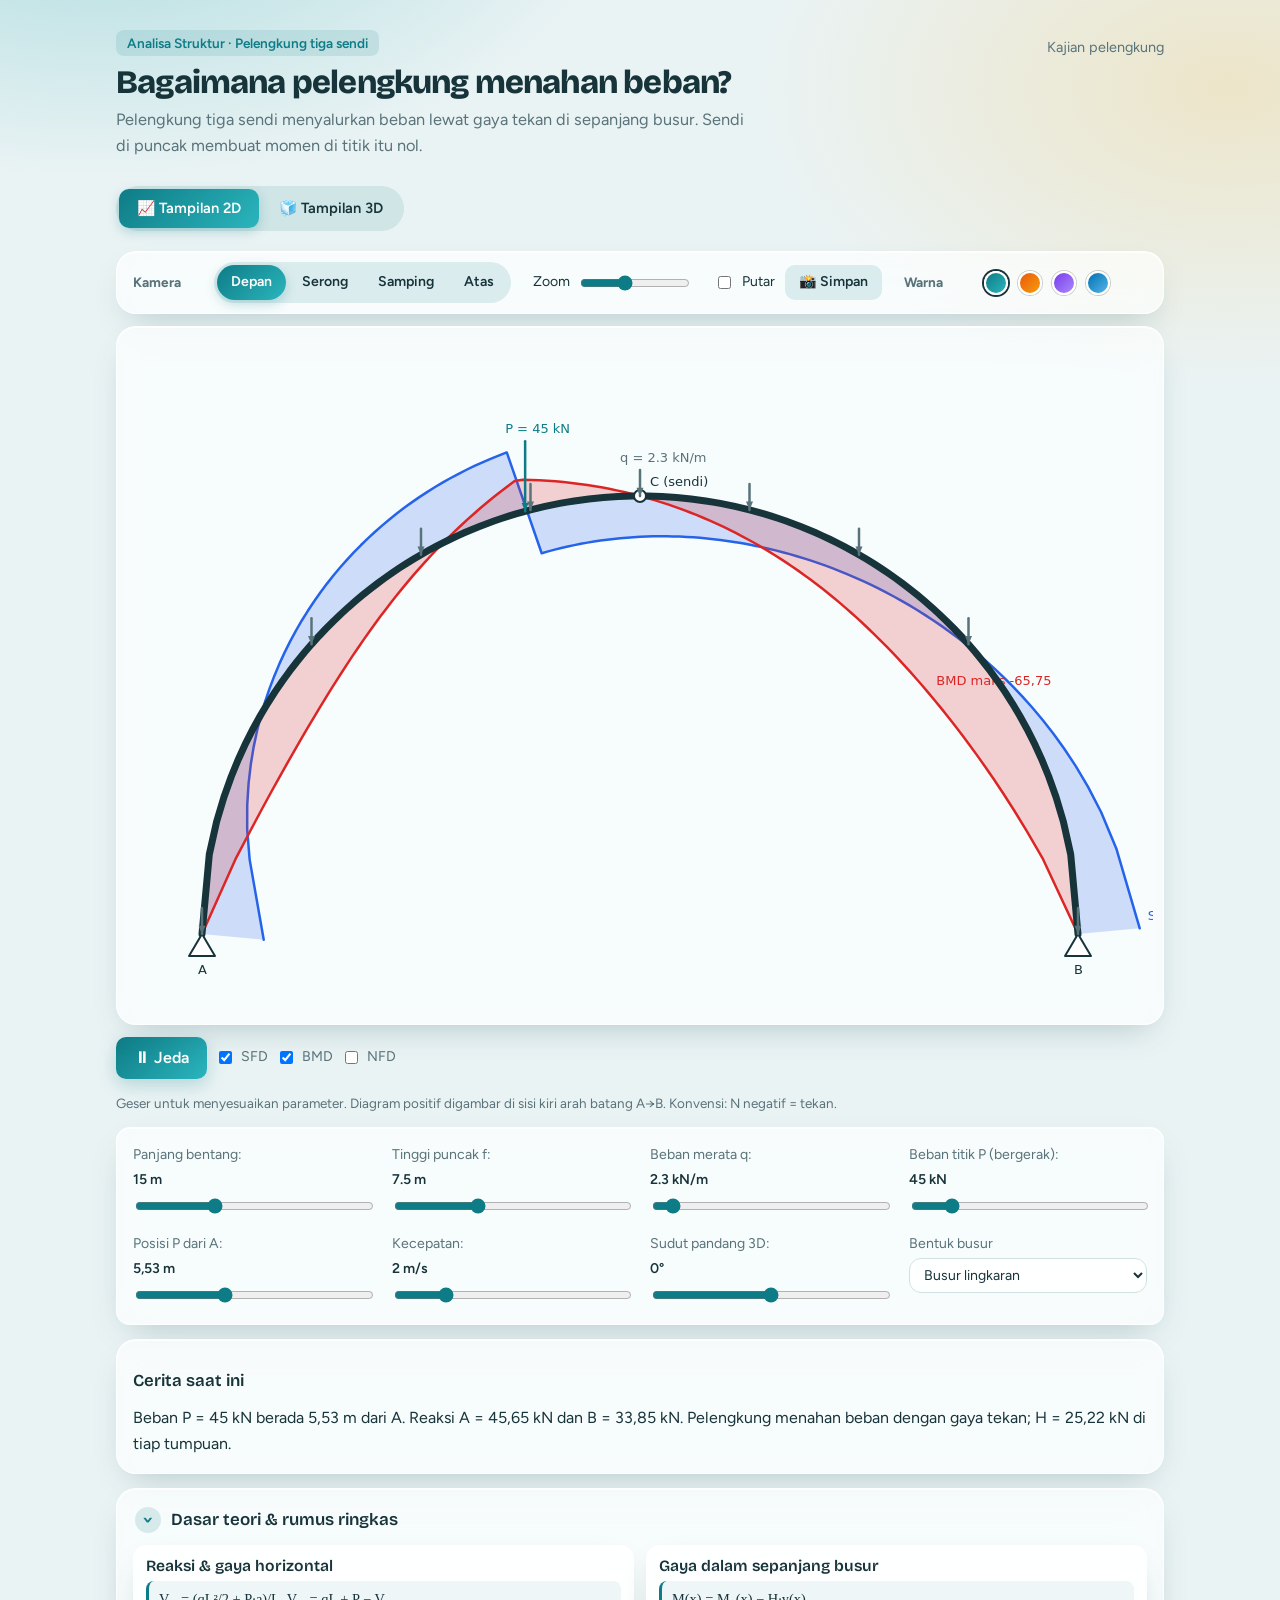
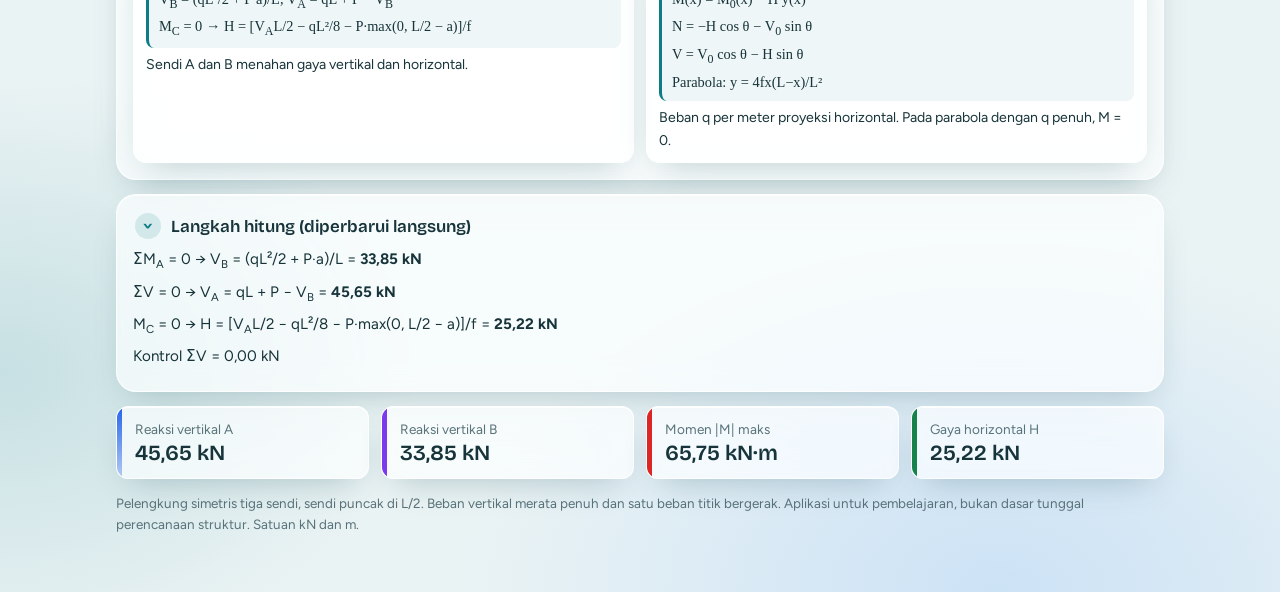
<file: pelengkung.html>
<!DOCTYPE html>
<html lang="id">
<head>
<meta charset="utf-8">
<meta name="viewport" content="width=device-width, initial-scale=1, viewport-fit=cover">
<title>Bagaimana pelengkung menahan beban?</title>
<link rel="stylesheet" href="style.css"><link rel="stylesheet" href="tema.css">
<script src="auth.js"></script>
</head>
<body data-mode="arch">
<main>
<header class="top"><div class="ttl"><span class="badge">Analisa Struktur · Pelengkung tiga sendi</span><h1>Bagaimana pelengkung menahan beban?</h1></div><div class="who"><span>Kajian pelengkung</span></div></header>
<p class="sub">Pelengkung tiga sendi menyalurkan beban lewat gaya tekan di sepanjang busur. Sendi di puncak membuat momen di titik itu nol.</p>

<div class="tabs"><button class="chip on" id="t2">📈 Tampilan 2D</button><button class="chip" id="t3">🧊 Tampilan 3D</button></div>
<div class="card" id="card2d"><canvas id="cv" aria-label="Struktur dengan diagram gaya dalam"></canvas></div>
<div class="row">
  <button id="play">⏸ Jeda</button>
  <label class="chk"><input type="checkbox" id="cV" checked> SFD</label>
  <label class="chk"><input type="checkbox" id="cM" checked> BMD</label>
  <label class="chk"><input type="checkbox" id="cN"> NFD</label>
</div>
<p class="note">Geser untuk menyesuaikan parameter. Diagram positif digambar di sisi kiri arah batang A→B. Konvensi: N negatif = tekan.</p>

<div class="ctrl" id="ctrl"></div>

<div class="card story"><h2>Cerita saat ini</h2><p id="story"></p></div>

<details class="card" id="theory" open><summary>Dasar teori &amp; rumus ringkas</summary><div class="thgrid"><div class="th"><h3>Reaksi &amp; gaya horizontal</h3><div class="fx">V<sub>B</sub> = (qL²/2 + P·a)/L, V<sub>A</sub> = qL + P − V<sub>B</sub><br>M<sub>C</sub> = 0 → H = [V<sub>A</sub>L/2 − qL²/8 − P·max(0, L/2 − a)]/f</div><p>Sendi A dan B menahan gaya vertikal dan horizontal.</p></div>
<div class="th"><h3>Gaya dalam sepanjang busur</h3><div class="fx">M(x) = M<sub>0</sub>(x) − H·y(x)<br>N = −H cos θ − V<sub>0</sub> sin θ<br>V = V<sub>0</sub> cos θ − H sin θ<br>Parabola: y = 4fx(L−x)/L²</div><p>Beban q per meter proyeksi horizontal. Pada parabola dengan q penuh, M = 0.</p></div></div></details>

<details class="card" open><summary>Langkah hitung (diperbarui langsung)</summary><div id="steps"></div></details>

<div class="stats">
  <div class="stat"><small>Reaksi vertikal A</small><span id="s1">–</span></div>
  <div class="stat"><small>Reaksi vertikal B</small><span id="s2">–</span></div>
  <div class="stat"><small>Momen |M| maks</small><span id="s3">–</span></div>
  <div class="stat"><small>Gaya horizontal H</small><span id="s4">–</span></div>
</div>

<p class="note">Pelengkung simetris tiga sendi, sendi puncak di L/2. Beban vertikal merata penuh dan satu beban titik bergerak. Aplikasi untuk pembelajaran, bukan dasar tunggal perencanaan struktur. Satuan kN dan m.</p>
</main>
<script src="struktur.js"></script>
<script src="tema.js"></script></body>
</html>
</file>
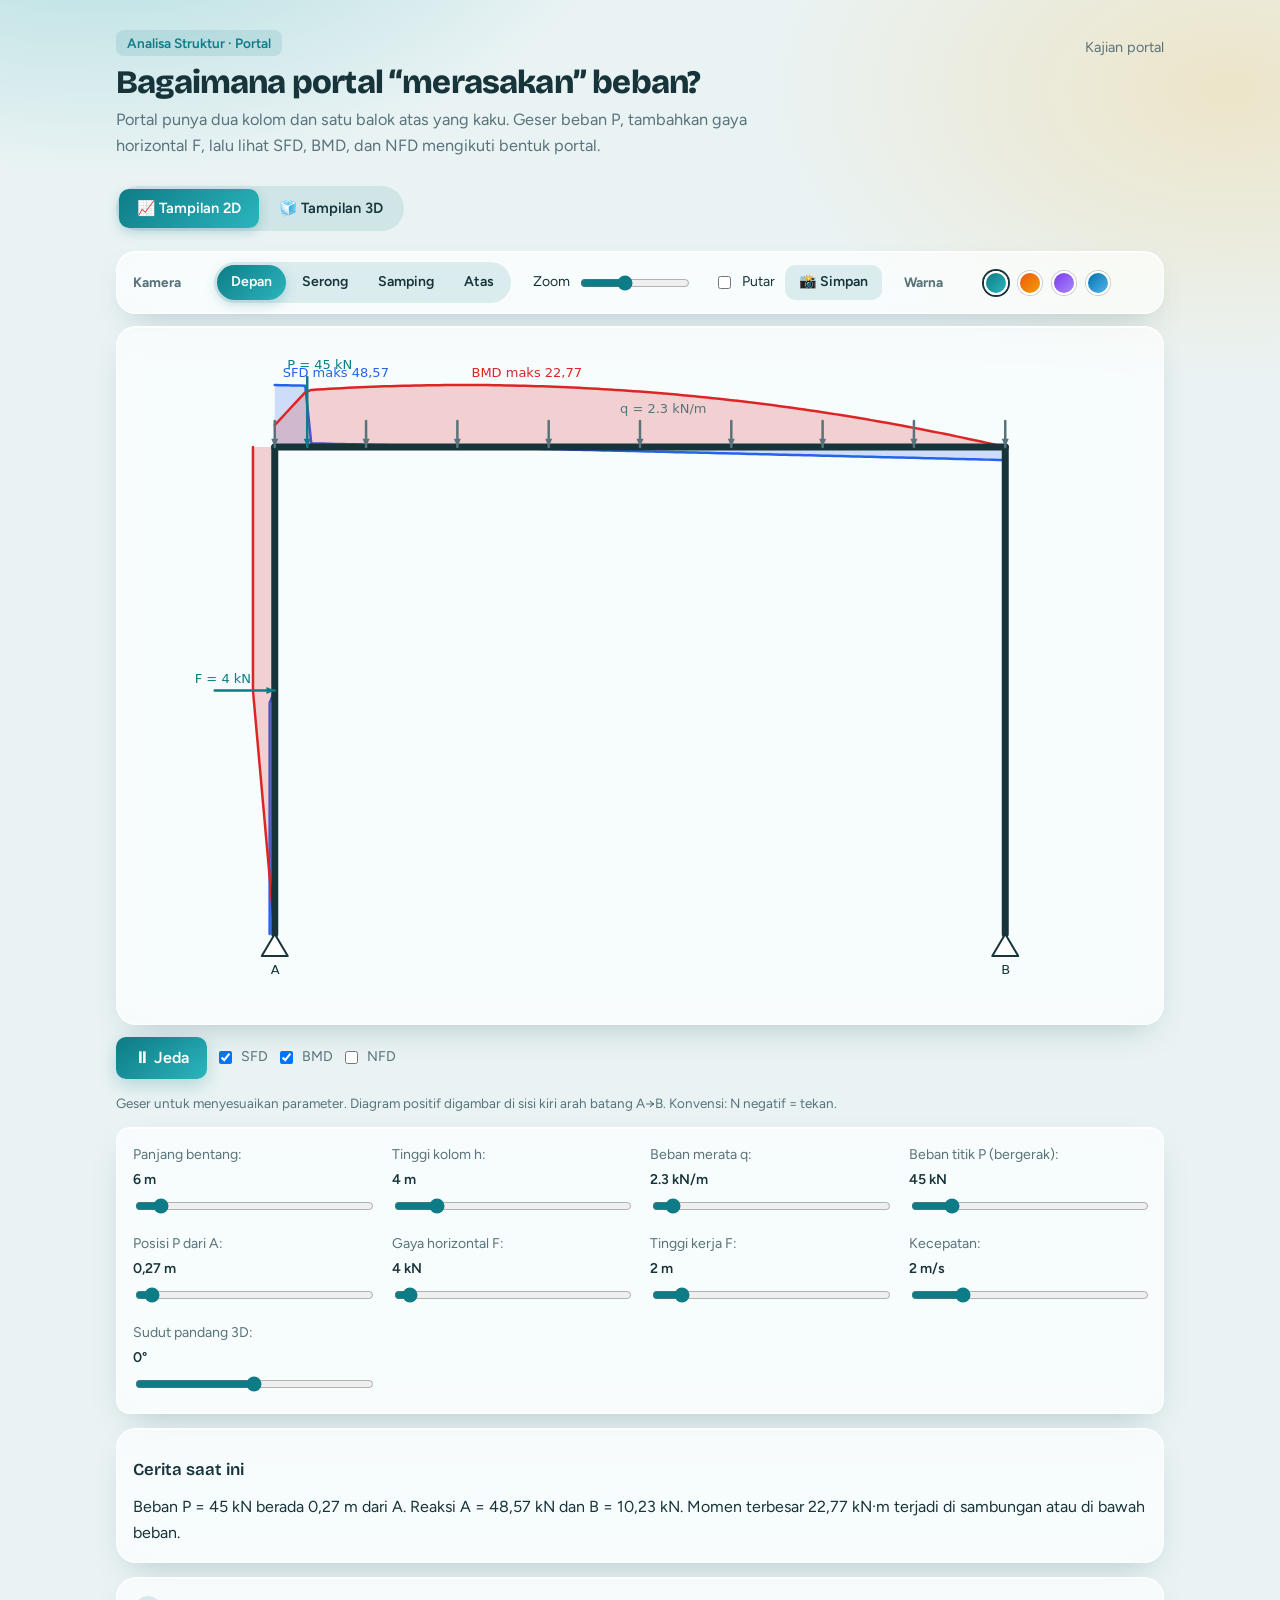
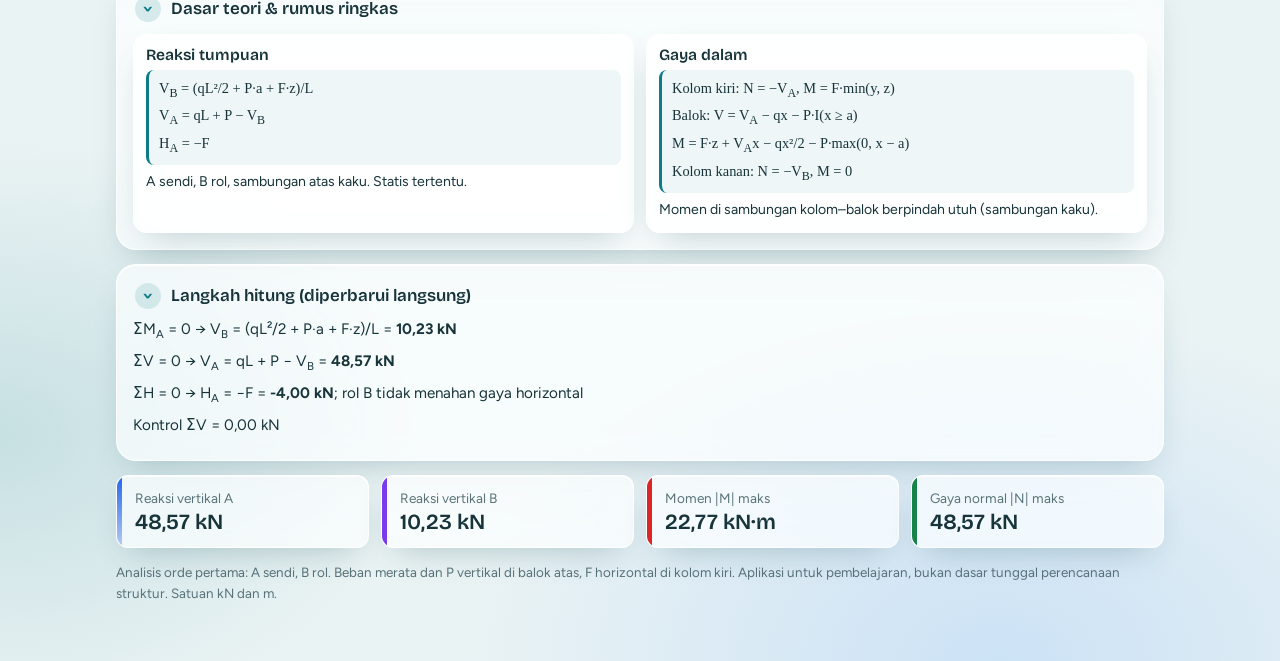
<file: portal.html>
<!DOCTYPE html>
<html lang="id">
<head>
<meta charset="utf-8">
<meta name="viewport" content="width=device-width, initial-scale=1, viewport-fit=cover">
<title>Bagaimana portal “merasakan” beban?</title>
<link rel="stylesheet" href="style.css"><link rel="stylesheet" href="tema.css">
<script src="auth.js"></script>
</head>
<body data-mode="portal">
<main>
<header class="top"><div class="ttl"><span class="badge">Analisa Struktur · Portal</span><h1>Bagaimana portal “merasakan” beban?</h1></div><div class="who"><span>Kajian portal</span></div></header>
<p class="sub">Portal punya dua kolom dan satu balok atas yang kaku. Geser beban P, tambahkan gaya horizontal F, lalu lihat SFD, BMD, dan NFD mengikuti bentuk portal.</p>

<div class="tabs"><button class="chip on" id="t2">📈 Tampilan 2D</button><button class="chip" id="t3">🧊 Tampilan 3D</button></div>
<div class="card" id="card2d"><canvas id="cv" aria-label="Struktur dengan diagram gaya dalam"></canvas></div>
<div class="row">
  <button id="play">⏸ Jeda</button>
  <label class="chk"><input type="checkbox" id="cV" checked> SFD</label>
  <label class="chk"><input type="checkbox" id="cM" checked> BMD</label>
  <label class="chk"><input type="checkbox" id="cN"> NFD</label>
</div>
<p class="note">Geser untuk menyesuaikan parameter. Diagram positif digambar di sisi kiri arah batang A→B. Konvensi: N negatif = tekan.</p>

<div class="ctrl" id="ctrl"></div>

<div class="card story"><h2>Cerita saat ini</h2><p id="story"></p></div>

<details class="card" id="theory" open><summary>Dasar teori &amp; rumus ringkas</summary><div class="thgrid"><div class="th"><h3>Reaksi tumpuan</h3><div class="fx">V<sub>B</sub> = (qL²/2 + P·a + F·z)/L<br>V<sub>A</sub> = qL + P − V<sub>B</sub><br>H<sub>A</sub> = −F</div><p>A sendi, B rol, sambungan atas kaku. Statis tertentu.</p></div>
<div class="th"><h3>Gaya dalam</h3><div class="fx">Kolom kiri: N = −V<sub>A</sub>, M = F·min(y, z)<br>Balok: V = V<sub>A</sub> − qx − P·I(x ≥ a)<br>M = F·z + V<sub>A</sub>x − qx²/2 − P·max(0, x − a)<br>Kolom kanan: N = −V<sub>B</sub>, M = 0</div><p>Momen di sambungan kolom–balok berpindah utuh (sambungan kaku).</p></div></div></details>

<details class="card" open><summary>Langkah hitung (diperbarui langsung)</summary><div id="steps"></div></details>

<div class="stats">
  <div class="stat"><small>Reaksi vertikal A</small><span id="s1">–</span></div>
  <div class="stat"><small>Reaksi vertikal B</small><span id="s2">–</span></div>
  <div class="stat"><small>Momen |M| maks</small><span id="s3">–</span></div>
  <div class="stat"><small>Gaya normal |N| maks</small><span id="s4">–</span></div>
</div>

<p class="note">Analisis orde pertama: A sendi, B rol. Beban merata dan P vertikal di balok atas, F horizontal di kolom kiri. Aplikasi untuk pembelajaran, bukan dasar tunggal perencanaan struktur. Satuan kN dan m.</p>
</main>
<script src="struktur.js"></script>
<script src="tema.js"></script></body>
</html>
</file>
<file: style.css>
:root{--sky:linear-gradient(180deg,#bfe0fa 0%,#dcedfc 55%,#f1f8ff 100%);--bg:#dbeafe;--card:rgba(255,252,247,.92);--fg:#2b2a33;--muted:#667080;--line:#cdd9e6;--v:#2563eb;--m:#dc2626;--n:#16a34a;--acc:#b8603e;--accfg:#fff;--cloud:rgba(255,255,255,.8);
box-sizing:border-box;padding-top:env(safe-area-inset-top,0px);padding-bottom:env(safe-area-inset-bottom,0px)}
@media (prefers-color-scheme:dark){:root:not([data-theme="light"]){--sky:linear-gradient(180deg,#0e1a2c,#172a42);--bg:#0e1a2c;--card:rgba(34,40,56,.92);--fg:#f1ebe3;--muted:#a3adbd;--line:#34445e;--v:#60a5fa;--m:#f87171;--n:#4ade80;--acc:#e8a07f;--accfg:#1c1a1f;--cloud:rgba(255,255,255,.07)}}
:root[data-theme="dark"]{--sky:linear-gradient(180deg,#0e1a2c,#172a42);--bg:#0e1a2c;--card:rgba(34,40,56,.92);--fg:#f1ebe3;--muted:#a3adbd;--line:#34445e;--v:#60a5fa;--m:#f87171;--n:#4ade80;--acc:#e8a07f;--accfg:#1c1a1f;--cloud:rgba(255,255,255,.07)}
html{scroll-padding-top:env(safe-area-inset-top,0px);background:var(--bg)}
*{box-sizing:border-box}
body{margin:0;min-height:100vh;background:var(--sky) fixed;color:var(--fg);font:16px/1.6 "Gill Sans","Seravek","Candara","Trebuchet MS",system-ui,sans-serif}
main{max-width:1000px;margin:0 auto;padding:22px 16px 44px}
h1{font:600 1.7rem/1.25 Georgia,"Iowan Old Style",serif;margin:0 0 4px}
p.sub{margin:0 0 16px;color:var(--muted)}
.card{background:var(--card);border:1px solid var(--line);border-radius:18px;padding:14px;box-shadow:0 6px 22px rgba(60,80,120,.1)}
canvas{width:100%;display:block}
.ctrl{display:grid;grid-template-columns:repeat(auto-fit,minmax(220px,1fr));gap:14px 20px;margin-top:14px}
label{display:flex;flex-direction:column;font-size:.88rem;color:var(--muted);gap:2px}
label b{color:var(--fg);font-weight:600}
input[type=range]{width:100%;accent-color:var(--acc)}
input[type=number]{font:inherit;padding:6px 10px;border:1px solid var(--line);border-radius:10px;background:var(--card);color:var(--fg);width:100%;margin-top:4px}
.row{display:flex;gap:8px;flex-wrap:wrap;align-items:center;margin-top:12px}
button{background:var(--acc);color:var(--accfg);border:0;border-radius:999px;padding:8px 18px;font:inherit;cursor:pointer}
.chip{background:var(--card);color:var(--fg);border:1px solid var(--line);padding:6px 13px;font-size:.92rem}
.chip.on{background:var(--acc);color:var(--accfg);border-color:var(--acc)}
.chk{flex-direction:row;align-items:center;gap:6px}
.story{margin-top:14px;border-left:4px solid var(--acc)}
.story h2,summary{font:600 1.05rem Georgia,serif}
.story p{margin:4px 0 0}
.stats{display:grid;grid-template-columns:repeat(auto-fit,minmax(150px,1fr));gap:10px;margin-top:14px}
.stat{border:1px solid var(--line);border-radius:14px;padding:8px 12px;background:var(--card)}
.stat small{color:var(--muted);display:block}
.stat span{font-size:1.15rem;font-weight:600}
details{margin-top:14px}
details p{margin:6px 0 0}
.rw{display:flex;gap:8px;flex-wrap:wrap;align-items:end;margin-top:8px}.rw>*{flex:1 1 130px}.rw .chip{flex:0 0 auto}.rw .chip:disabled{opacity:.35;cursor:default}
select{font:inherit;padding:7px 10px;border:1px solid var(--line);border-radius:10px;background:var(--card);color:var(--fg)}
#edcard h2{font:600 1.05rem Georgia,serif;margin:0}#edcard p{margin:2px 0 4px;color:var(--muted);font-size:.9rem}
.note{font-size:.84rem;color:var(--muted);margin-top:14px}
.top{display:flex;justify-content:space-between;align-items:flex-start;gap:12px}
.top h1{flex:1}
.who{display:flex;align-items:center;gap:8px;color:var(--muted);font-size:.9rem;white-space:nowrap;padding-top:6px}
:focus-visible{outline:3px solid var(--acc);outline-offset:2px}

.alert{display:flex;gap:12px;align-items:center;justify-content:space-between;flex-wrap:wrap;background:color-mix(in srgb,var(--m) 16%,var(--card));color:var(--fg);border:1px solid var(--m);border-radius:14px;padding:10px 14px;margin-bottom:12px;font-weight:600}
.alert[hidden]{display:none}
.gauge{display:flex;align-items:center;gap:12px;margin-top:10px}
.gbar{flex:1;height:12px;border-radius:999px;background:var(--line);overflow:hidden}
.gbar i{display:block;height:100%;width:0;border-radius:999px;background:#16a34a}
#gtext{font-size:.9rem;color:var(--muted);min-width:200px;text-align:right}
@media (max-width:560px){#gtext{min-width:0;text-align:left}.gauge{flex-wrap:wrap}}

.guide{margin-top:12px}.guide ol{margin:6px 0 0;padding-left:1.3em}.guide li{margin:3px 0}
#steps p{margin:6px 0;font-size:.95rem}#steps sub,.vt sub,.guide sub{font-size:.75em}
.vtwrap{overflow-x:auto}table.vt{border-collapse:collapse;width:100%;font-size:.88rem;margin-top:8px}
.vt th,.vt td{border-bottom:1px solid var(--line);padding:6px 8px;text-align:left;white-space:nowrap}
.vt .ok{color:var(--n);font-weight:700}.vt .bad{color:var(--m);font-weight:700}
.vcheck{display:flex;gap:10px;flex-wrap:wrap;align-items:end;margin-top:10px}.vcheck label{flex:1 1 150px}
details>summary{cursor:pointer}
@media (max-width:560px){main{padding:14px 12px 36px}h1{font-size:1.35rem}.top{flex-direction:column;gap:4px}.who{padding-top:0}.card{padding:10px;border-radius:14px}button{padding:8px 14px}.row{gap:6px}}
@media (max-width:560px){.vt .fm{display:none}.vt th,.vt td{padding:5px;font-size:.8rem;white-space:normal}}

.tabs{display:flex;gap:8px;margin:12px 0 8px;flex-wrap:wrap}
#cv3{touch-action:none;cursor:grab;width:100%;display:block;border-radius:12px}
#cv3:active{cursor:grabbing}

.thgrid{display:grid;grid-template-columns:repeat(auto-fit,minmax(300px,1fr));gap:12px;margin-top:10px}
.th{border:1px solid var(--line);border-radius:14px;padding:10px 12px;background:var(--card);transition:opacity .2s}
.th h3{font:600 .98rem Georgia,serif;margin:0 0 6px}
.th p{margin:6px 0 0;font-size:.88rem}
.fx{font:.9rem/1.75 Georgia,"Iowan Old Style",serif;background:color-mix(in srgb,var(--acc) 9%,var(--card));border-left:3px solid var(--acc);border-radius:8px;padding:6px 10px;overflow-x:auto}
.th .tag{display:none;font:600 .72rem system-ui,sans-serif;color:var(--n);margin-left:6px;white-space:nowrap}
.th.cur .tag{display:inline}
.th.dim{opacity:.55}


/* ================= Tema tampilan (segar, kaca, bayangan lembut) ================= */
:root{--r:20px;--shadow:0 10px 30px rgba(37,99,235,.10),0 2px 6px rgba(30,41,59,.06);--acc2:#e08a5c;--glow:rgba(184,96,62,.28)}
@media (prefers-color-scheme:dark){:root:not([data-theme="light"]){--shadow:0 12px 32px rgba(0,0,0,.35),0 2px 6px rgba(0,0,0,.25);--acc2:#f0b494;--glow:rgba(232,160,127,.25)}}
:root[data-theme="dark"]{--shadow:0 12px 32px rgba(0,0,0,.35),0 2px 6px rgba(0,0,0,.25);--acc2:#f0b494;--glow:rgba(232,160,127,.25)}
body{background:
  radial-gradient(900px 420px at 12% -8%,rgba(255,255,255,.75),transparent 60%),
  radial-gradient(700px 380px at 95% 4%,rgba(253,224,160,.45),transparent 62%),
  var(--sky) fixed}
@media (prefers-color-scheme:dark){:root:not([data-theme="light"]) body{background:radial-gradient(900px 420px at 10% -8%,rgba(96,165,250,.16),transparent 60%),radial-gradient(700px 380px at 95% 4%,rgba(232,160,127,.12),transparent 62%),var(--sky) fixed}}
main{padding-top:30px}
.badge{display:inline-block;font:600 .74rem/1 system-ui,sans-serif;letter-spacing:.06em;text-transform:uppercase;color:var(--acc);background:color-mix(in srgb,var(--acc) 13%,transparent);border:1px solid color-mix(in srgb,var(--acc) 35%,transparent);padding:6px 12px;border-radius:999px;margin-bottom:8px}
h1{font-size:2rem;letter-spacing:-.01em;background:linear-gradient(100deg,var(--fg) 30%,var(--acc) 100%);-webkit-background-clip:text;background-clip:text;color:transparent}
p.sub{font-size:1.02rem;max-width:62ch}
.card{background:var(--card);backdrop-filter:blur(10px);-webkit-backdrop-filter:blur(10px);border:1px solid color-mix(in srgb,#fff 55%,var(--line));border-radius:var(--r);padding:16px;box-shadow:var(--shadow)}
.card{animation:rise .5s ease both}
@keyframes rise{from{opacity:0;transform:translateY(10px)}to{opacity:1;transform:none}}
@media (prefers-reduced-motion:reduce){.card{animation:none}*{transition:none!important}}
details.card>summary{list-style:none;display:flex;align-items:center;gap:10px;padding:2px 2px;font-size:1.06rem}
details.card>summary::-webkit-details-marker{display:none}
details.card>summary::before{content:"›";display:inline-grid;place-items:center;width:26px;height:26px;border-radius:50%;background:color-mix(in srgb,var(--acc) 16%,transparent);color:var(--acc);font:700 1.2rem/1 system-ui;transition:transform .2s}
details[open].card>summary::before{transform:rotate(90deg)}
button{background:linear-gradient(180deg,var(--acc2),var(--acc));box-shadow:0 4px 12px var(--glow);transition:transform .15s,box-shadow .15s,filter .15s;font-weight:600}
button:hover{transform:translateY(-1px);box-shadow:0 7px 16px var(--glow);filter:brightness(1.05)}
button:active{transform:translateY(0) scale(.98)}
.chip{background:var(--card);box-shadow:none;font-weight:500;border:1px solid var(--line)}
.chip:hover{border-color:var(--acc);box-shadow:0 3px 10px var(--glow)}
.chip.on{background:linear-gradient(180deg,var(--acc2),var(--acc));box-shadow:0 4px 12px var(--glow)}
.tabs{background:color-mix(in srgb,var(--card) 80%,transparent);border:1px solid var(--line);padding:5px;border-radius:999px;width:max-content;max-width:100%;box-shadow:var(--shadow)}
.tabs .chip{border:0;background:transparent;padding:8px 18px;font-weight:600}
.tabs .chip.on{background:linear-gradient(180deg,var(--acc2),var(--acc));color:var(--accfg)}
#card2d,#card3d{padding:10px;overflow:hidden}
#cv3,#cv{border-radius:14px}
.gbar{height:14px;box-shadow:inset 0 1px 3px rgba(0,0,0,.15)}
.gbar i{background-image:linear-gradient(90deg,rgba(255,255,255,.25),transparent 40%,rgba(255,255,255,.18));transition:width .15s}
.stats{gap:12px}
.stat{position:relative;border-radius:16px;padding:12px 14px 10px;box-shadow:var(--shadow);overflow:hidden;transition:transform .15s}
.stat:hover{transform:translateY(-2px)}
.stat::before{content:"";position:absolute;left:0;right:0;top:0;height:4px;background:var(--v)}
.stat:nth-child(2)::before{background:#7c3aed}
.stat:nth-child(3)::before{background:var(--m)}
.stat:nth-child(4)::before{background:var(--n)}
.stat small{font-size:.8rem;text-transform:uppercase;letter-spacing:.04em}
.stat span{font:600 1.35rem Georgia,serif}
.ctrl{background:var(--card);border:1px solid var(--line);border-radius:var(--r);padding:16px;box-shadow:var(--shadow)}
input[type=range]{height:22px;cursor:pointer}
input[type=number],select{border-radius:12px;transition:border-color .15s,box-shadow .15s}
input[type=number]:focus,select:focus{outline:none;border-color:var(--acc);box-shadow:0 0 0 3px var(--glow)}
.story{border-left-width:5px;background:linear-gradient(90deg,color-mix(in srgb,var(--acc) 8%,var(--card)),var(--card) 40%)}
.alert{border-radius:16px;box-shadow:0 8px 22px color-mix(in srgb,var(--m) 25%,transparent)}
.fx{background:color-mix(in srgb,var(--acc) 8%,var(--card))}
.th{box-shadow:0 3px 10px rgba(30,41,59,.05)}
.th.cur{border-color:var(--n);box-shadow:0 0 0 2px color-mix(in srgb,var(--n) 30%,transparent)}
table.vt tbody tr:hover{background:color-mix(in srgb,var(--acc) 7%,transparent)}
.vt th{font-size:.78rem;text-transform:uppercase;letter-spacing:.04em;color:var(--muted)}
.guide ol{padding-left:1.5em}
.guide li::marker{color:var(--acc);font-weight:700}
.note{line-height:1.55}
@media (max-width:560px){h1{font-size:1.5rem}.tabs{width:100%}.tabs .chip{flex:1;padding:8px 10px}}
</file>
<file: tema.css>
@import url('https://fonts.googleapis.com/css2?family=Bricolage+Grotesque:opsz,wght@12..96,500;12..96,700;12..96,800&family=Figtree:wght@400;500;600;700&display=swap');
:root{--bg:#edf3f4;--sky:#edf3f4;--card:#fff;--fg:#17343a;--muted:#59737a;--line:#d3e0e2;--acc:#0e7c86;--acc2:#0e7c86;--accfg:#fff;--glow:rgba(14,124,134,.22);--shadow:0 1px 2px rgba(23,52,58,.06);--r:14px}
@media (prefers-color-scheme:dark){:root:not([data-theme="light"]){--bg:#0d1f23;--sky:#0d1f23;--card:#14292e;--fg:#e6f1f2;--muted:#9bb5ba;--line:#27424a;--acc:#4cc3cb;--acc2:#4cc3cb;--accfg:#06262a;--glow:rgba(76,195,203,.22);--shadow:none}}
body,:root:not([data-theme="light"]) body{background:var(--bg)!important;min-height:0;font-family:Figtree,system-ui,sans-serif}
h1,h2,summary,.story h2,#edcard h2,.th h3{font-family:"Bricolage Grotesque",Figtree,sans-serif}
h1{background:none;-webkit-text-fill-color:var(--fg);color:var(--fg);font-weight:800;font-size:2rem;letter-spacing:-.02em}
.badge{text-transform:none;letter-spacing:0;font:600 .85rem Figtree,sans-serif;background:color-mix(in srgb,var(--acc) 12%,transparent);color:var(--acc);border:0;border-radius:8px;padding:5px 11px}
.card{backdrop-filter:none;-webkit-backdrop-filter:none;border:1px solid var(--line);border-radius:var(--r);box-shadow:var(--shadow);animation:none}
button,.chip.on,.tabs .chip.on{background:var(--acc);box-shadow:none;border-radius:10px;font-weight:600}
button:hover{transform:none;box-shadow:none;filter:brightness(1.1)}
.chip{border-radius:10px;border:1px solid var(--line);background:var(--card);color:var(--fg)}
.chip:hover{border-color:var(--acc);box-shadow:none}
.chip.on{color:var(--accfg);border-color:var(--acc)}
.tabs{background:none;border:0;box-shadow:none;padding:0;border-radius:0;gap:8px}
.tabs .chip{padding:9px 18px;border:1px solid var(--line);background:var(--card)}
.tabs .chip.on{color:var(--accfg)}
.stat{border-radius:12px;box-shadow:none;padding:12px 14px 10px 18px}
.stat::before{right:auto;bottom:0;width:5px;height:auto}
.stat small{text-transform:none;letter-spacing:0;font-size:.85rem}
.stat span{font-family:"Bricolage Grotesque",sans-serif}
.vt th{text-transform:none;letter-spacing:0}
.ctrl{border-radius:var(--r);box-shadow:var(--shadow)}
.story{border-left:5px solid var(--acc);background:color-mix(in srgb,var(--acc) 7%,var(--card))}
.fx{border-left-color:var(--acc);background:color-mix(in srgb,var(--acc) 7%,var(--card))}
details.card>summary::before{background:color-mix(in srgb,var(--acc) 14%,transparent)}
.guide li::marker{color:var(--acc)}

:root{--mesh:radial-gradient(900px 520px at 8% -6%,rgba(20,160,168,.30),transparent 60%),radial-gradient(760px 480px at 96% 4%,rgba(244,183,63,.24),transparent 62%),radial-gradient(900px 600px at 78% 100%,rgba(96,165,250,.22),transparent 60%),radial-gradient(700px 500px at 0% 90%,rgba(14,124,134,.16),transparent 60%),#eaf3f4}
@media (prefers-color-scheme:dark){:root,:root:not([data-theme="light"]){--mesh:radial-gradient(900px 520px at 8% -6%,rgba(20,160,168,.38),transparent 60%),radial-gradient(760px 480px at 96% 4%,rgba(244,183,63,.13),transparent 62%),radial-gradient(900px 600px at 78% 100%,rgba(96,165,250,.24),transparent 60%),radial-gradient(700px 500px at 0% 90%,rgba(14,124,134,.24),transparent 60%),#08171b}}
/* ===== kaca & gradasi halus ===== */
body,:root:not([data-theme="light"]) body{background:var(--mesh) fixed!important}
html{background:transparent}
.card,.ctrl,.stat,.th,.tabs .chip,#edcard{background:color-mix(in srgb,var(--card) 58%,transparent);backdrop-filter:blur(16px) saturate(1.5);-webkit-backdrop-filter:blur(16px) saturate(1.5);border:1px solid rgba(255,255,255,.65);box-shadow:0 10px 36px rgba(14,124,134,.13),inset 0 1px 0 rgba(255,255,255,.5)}
@media (prefers-color-scheme:dark){:root:not([data-theme="light"]) .card,:root:not([data-theme="light"]) .ctrl,:root:not([data-theme="light"]) .stat,:root:not([data-theme="light"]) .th,:root:not([data-theme="light"]) .tabs .chip{border-color:rgba(255,255,255,.12);box-shadow:0 10px 36px rgba(0,0,0,.3),inset 0 1px 0 rgba(255,255,255,.08)}}
.card{border-radius:22px}
button,.chip.on,.tabs .chip.on{background:linear-gradient(135deg,var(--g1,#0e7c86),var(--g2,#2bb5bd));box-shadow:0 6px 18px var(--glow)}
.chip{background:color-mix(in srgb,var(--card) 55%,transparent);backdrop-filter:blur(10px)}
.chip.on{color:#fff}
input[type=number],input[type=text],select{background:color-mix(in srgb,var(--card) 70%,transparent);backdrop-filter:blur(8px)}
.story{background:linear-gradient(90deg,color-mix(in srgb,var(--acc) 16%,transparent),color-mix(in srgb,var(--card) 50%,transparent) 55%)}
.stat::before{background:linear-gradient(180deg,var(--v),color-mix(in srgb,var(--v) 30%,transparent))}
.gbar i{background-image:linear-gradient(90deg,#16a34a,#84cc16)}
h1{background:linear-gradient(100deg,var(--fg) 40%,var(--acc));-webkit-background-clip:text;background-clip:text;-webkit-text-fill-color:transparent;color:transparent}

/* kamera & palet */
.cambar{display:grid;gap:10px;margin:12px 0}
.cambar .rw2{display:flex;gap:8px;flex-wrap:wrap;align-items:center}
.cambar .lb{font-weight:700;min-width:5.2em}
.cambar label{flex-direction:row;align-items:center;gap:6px}
.cambar input[type=range]{width:120px}
.dot{display:inline-block;width:12px;height:12px;border-radius:50%;margin-right:6px;vertical-align:-1px;box-shadow:inset 0 0 0 1px rgba(0,0,0,.2)}
.chip.on .dot{box-shadow:0 0 0 2px #fff}

/* ===== penyempurnaan: elegan, terbaca di mode terang & gelap ===== */
h1{background:none;-webkit-text-fill-color:var(--fg);color:var(--fg);font-size:2.05rem;letter-spacing:-.025em;line-height:1.15}
p.sub{max-width:64ch;color:var(--muted)}
.card,.ctrl,.stat,.th,#edcard{background:rgba(255,255,255,.68);border:1px solid rgba(255,255,255,.85);box-shadow:0 1px 0 rgba(255,255,255,.8) inset,0 14px 34px -14px rgba(14,70,80,.28);backdrop-filter:blur(14px) saturate(1.4);-webkit-backdrop-filter:blur(14px) saturate(1.4)}
@media (prefers-color-scheme:dark){:root:not([data-theme="light"]) .card,:root:not([data-theme="light"]) .ctrl,:root:not([data-theme="light"]) .stat,:root:not([data-theme="light"]) .th,:root:not([data-theme="light"]) #edcard{background:rgba(18,40,46,.62);border:1px solid rgba(255,255,255,.1);box-shadow:0 1px 0 rgba(255,255,255,.06) inset,0 16px 36px -14px rgba(0,0,0,.55)}}
.card{border-radius:20px}
main{max-width:1080px}
.tabs{display:inline-flex;gap:2px;padding:3px;border-radius:999px;background:color-mix(in srgb,var(--acc) 12%,transparent);border:0;box-shadow:none;width:auto}
.tabs .chip{border:0;background:transparent;box-shadow:none;backdrop-filter:none;border-radius:999px;color:var(--fg);padding:8px 18px;min-height:38px}
.tabs .chip.on{background:linear-gradient(135deg,var(--g1,#0e7c86),var(--g2,#2bb5bd));color:#fff;box-shadow:0 4px 12px var(--glow)}
.cambar{display:flex;flex-wrap:wrap;align-items:center;gap:10px 22px;padding:10px 16px;margin:12px 0}
.cambar .grp{display:flex;align-items:center;gap:10px}
.cambar .lb{font-weight:700;font-size:.85rem;color:var(--muted)}
.cambar label{display:flex;flex-direction:row;align-items:center;gap:8px;font-size:.88rem;color:var(--fg)}
.cambar input[type=range]{width:110px}
.seg{display:inline-flex;gap:2px;padding:3px;border-radius:999px;background:color-mix(in srgb,var(--acc) 12%,transparent)}
.seg button{background:transparent;color:var(--fg);box-shadow:none;border-radius:999px;padding:6px 14px;min-height:34px;font-size:.88rem;font-weight:600}
.seg button:hover{background:color-mix(in srgb,var(--acc) 14%,transparent);filter:none}
.seg button.on{background:linear-gradient(135deg,var(--g1,#0e7c86),var(--g2,#2bb5bd));color:#fff;box-shadow:0 4px 12px var(--glow)}
.ibtn{background:color-mix(in srgb,var(--acc) 12%,transparent)!important;color:var(--fg)!important;box-shadow:none!important;padding:6px 14px;min-height:34px;font-size:.88rem}
.sw{width:24px;height:24px;min-height:0;padding:0;border-radius:50%;border:2px solid #fff;box-shadow:0 0 0 1px rgba(0,0,0,.18)!important}
.sw.on{box-shadow:0 0 0 2px var(--fg)!important}
@media (max-width:560px){.cambar{gap:10px 14px}.seg button{padding:6px 10px}}
</file>
